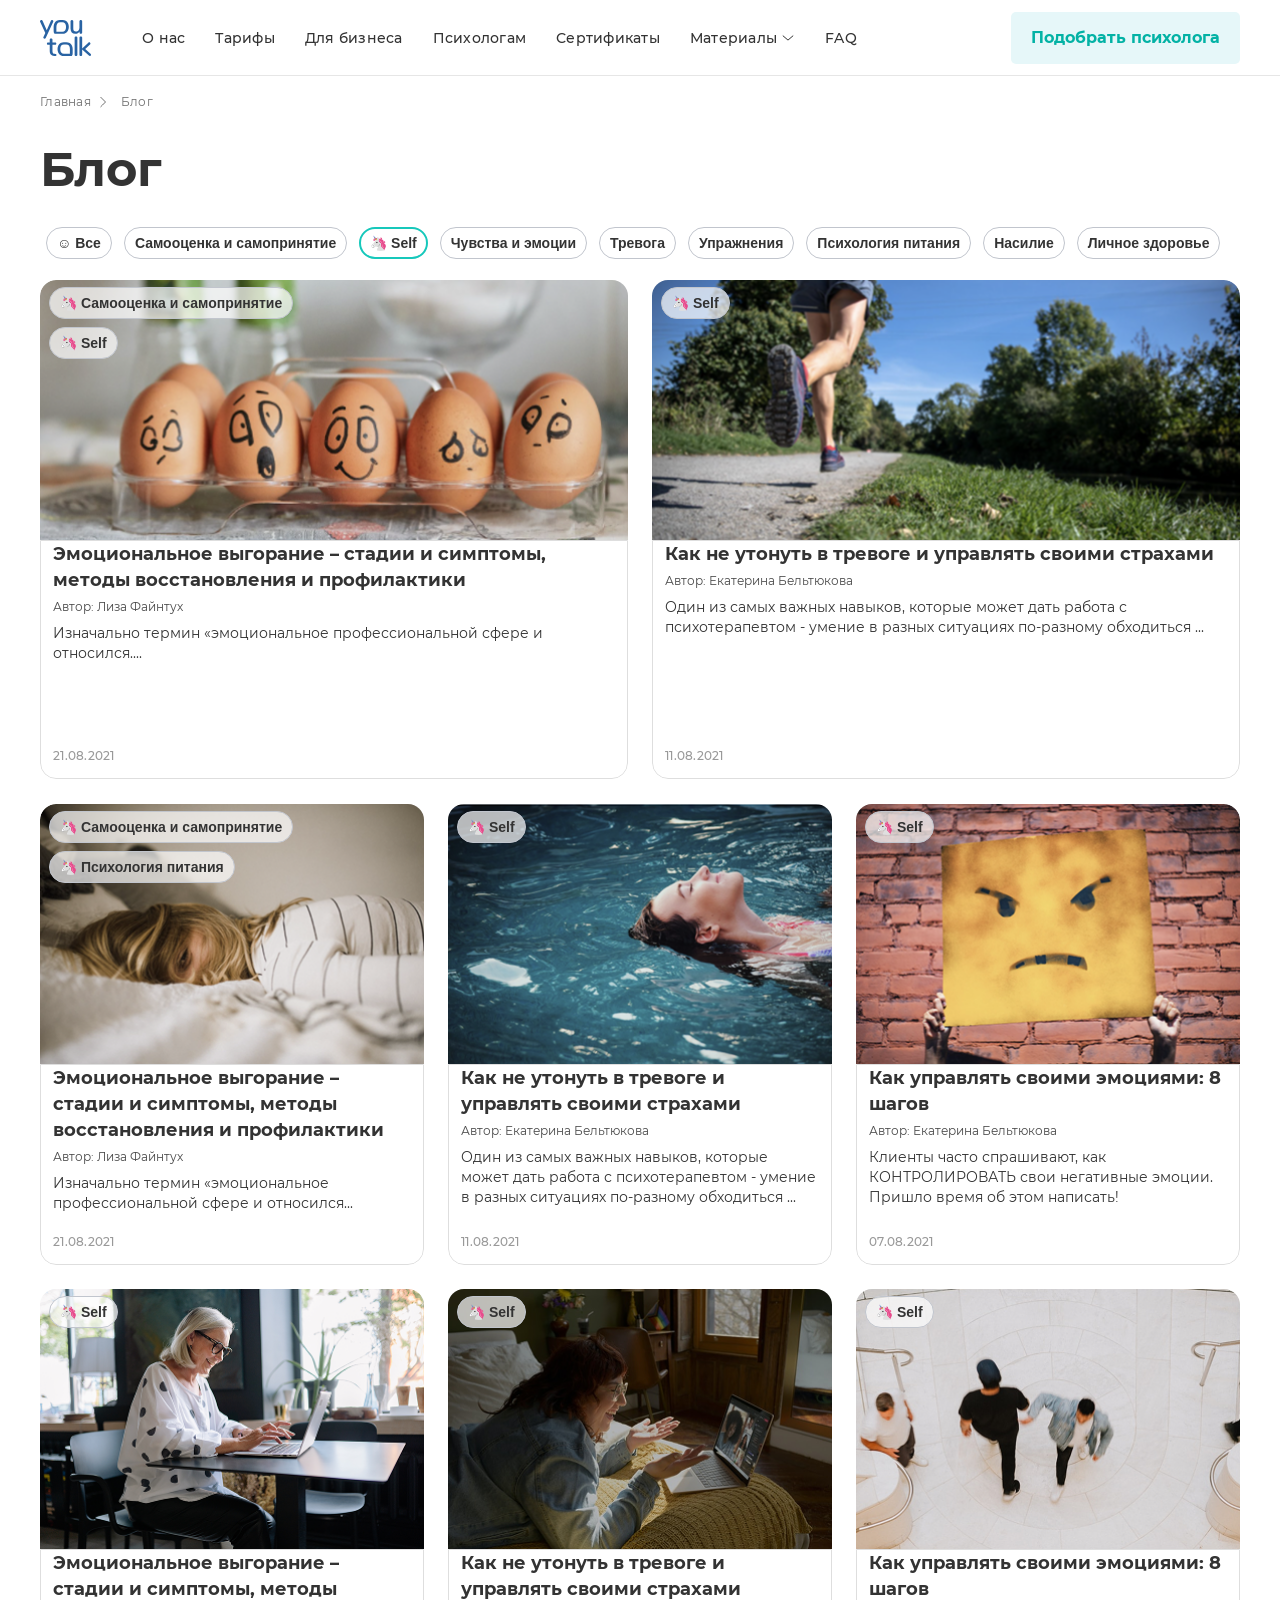
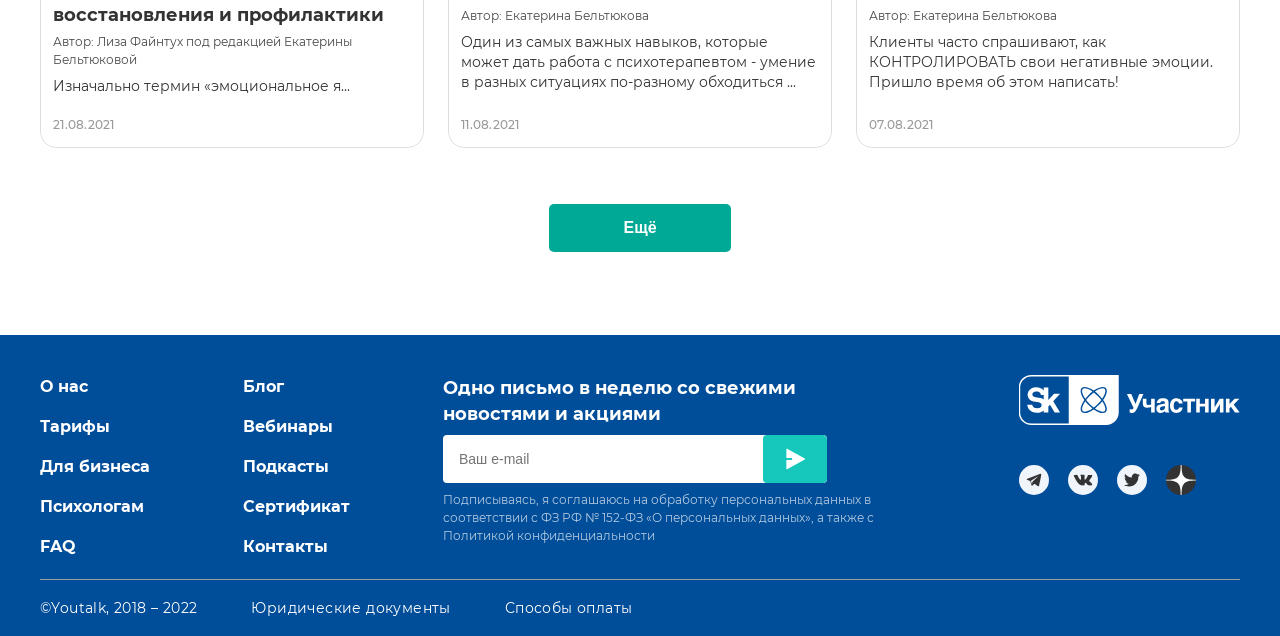
<file: index.html>
<!DOCTYPE html>
<html lang="ru">

<head>
  <meta charset="UTF-8"/>
  <meta content="width=device-width, user-scalable=no, initial-scale=1.0, maximum-scale=1.0, minimum-scale=1.0"
        name="viewport">
  <title>YouTalk</title>
  <link href="./styles/main.css" rel="stylesheet"/>
</head>

<body>
<header class="header">
  <div class="header__inner container">
    <a class="header__logo-link" href="#">
      <img alt="Логотип сайта YouTalk" class="header__logo" src="./images/icons/logo.svg"/>
    </a>
    <nav aria-label="Основная навигация" class="header__nav">
      <ul class="header__nav-list">
        <li class="header__nav-item"><a class="header__nav-link" href="#">О нас</a></li>
        <li class="header__nav-item"><a class="header__nav-link" href="#">Тарифы</a></li>
        <li class="header__nav-item"><a class="header__nav-link" href="#">Для бизнеса</a></li>
        <li class="header__nav-item"><a class="header__nav-link" href="#">Психологам</a></li>
        <li class="header__nav-item"><a class="header__nav-link" href="#">Сертификаты</a></li>
        <li class="header__nav-item">
          <a class="header__nav-link" href="#">
            Материалы
            <img alt="" aria-hidden="true" src="./images/icons/arrow_down.svg"/>
          </a>
        </li>
        <li class="header__nav-item"><a class="header__nav-link" href="#">FAQ</a></li>
      </ul>
    </nav>
    <a class="header__btn" href="#">Подобрать психолога</a>
    <button aria-label="Открыть меню" class="header__burger" type="button">
      <img alt="" aria-hidden="true" height="18" src="./images/icons/burger.svg" width="18"/>
    </button>
  </div>
</header>

<nav aria-label="Хлебные крошки" class="breadcrumb container">
  <a class="breadcrumb__link" href="#">Главная <img alt="" aria-hidden="true" src="./images/icons/arrow.svg"/></a>
  <a class="breadcrumb__link breadcrumb__link--current" href="#">Блог</a>
</nav>

<main class="blog container">
  <h1 class="blog__title">Блог</h1>

  <section aria-label="Фильтр по темам" class="tag-filter">
    <button class="tag-filter__btn" type="button">☺️ Все</button>
    <button class="tag-filter__btn" type="button">Самооценка и самопринятие</button>
    <button class="tag-filter__btn tag-filter__btn--active" type="button">🦄 Self</button>
    <button class="tag-filter__btn" type="button">Чувства и эмоции</button>
    <button class="tag-filter__btn" type="button">Тревога</button>
    <button class="tag-filter__btn" type="button">Упражнения</button>
    <button class="tag-filter__btn" type="button">Психология питания</button>
    <button class="tag-filter__btn" type="button">Насилие</button>
    <button class="tag-filter__btn" type="button">Личное здоровье</button>
  </section>

  <section aria-label="Главные статьи" class="posts-grid posts-grid--two">
    <article class="post-card">
      <img alt="Иллюстрация: яйца с нарисованными эмоциями" class="post-card__img" src="./images/emotions-eggs.png"/>
      <div class="post-card__tags">
        <button class="tag-filter__btn" type="button">🦄 Самооценка и самопринятие</button>
        <button class="tag-filter__btn" type="button">🦄 Self</button>
      </div>
      <div class="post-card__body">
        <h2 class="post-card__title">
          Эмоциональное выгорание – стадии и симптомы, методы восстановления и профилактики
        </h2>
        <p class="post-card__author">Автор: Лиза Файнтух</p>
        <p class="post-card__excerpt">
          Изначально термин «эмоциональное профессиональной сфере и относился....
        </p>
        <p class="post-card__date">21.08.2021</p>
      </div>
    </article>
    <article class="post-card">
      <img alt="Фотография людей, бегущих по дорожке" class="post-card__img" src="./images/running_man.png"/>
      <div class="post-card__tags">
        <button class="tag-filter__btn" type="button">🦄 Self</button>
      </div>
      <div class="post-card__body">
        <h2 class="post-card__title">
          Как не утонуть в тревоге и управлять своими страхами
        </h2>
        <p class="post-card__author">Автор: Екатерина Бельтюкова</p>
        <p class="post-card__excerpt">
          Один из самых важных навыков, которые может дать работа с психотерапевтом - умение в разных ситуациях
          по-разному обходиться ...
        </p>
        <p class="post-card__date">11.08.2021</p>
      </div>
    </article>
  </section>

  <section aria-label="Все статьи" class="posts-grid posts-grid--three">
    <article class="post-card">
      <img alt="Иллюстрация: женщина в постели" class="post-card__img" src="./images/woman_on_the_bed.png"/>
      <div class="post-card__tags">
        <button class="tag-filter__btn" type="button">🦄 Самооценка и самопринятие</button>
        <button class="tag-filter__btn" type="button">🦄 Психология питания</button>
      </div>
      <div class="post-card__body">
        <h2 class="post-card__title">
          Эмоциональное выгорание – стадии и симптомы, методы восстановления и профилактики
        </h2>
        <p class="post-card__author">Автор: Лиза Файнтух</p>
        <p class="post-card__excerpt">
          Изначально термин «эмоциональное профессиональной сфере и относился...
        </p>
        <p class="post-card__date">21.08.2021</p>
      </div>
    </article>
    <article class="post-card">
      <img alt="Фото девушки, лежащей на воде" class="post-card__img" src="./images/woman_in_water.png"/>
      <div class="post-card__tags">
        <button class="tag-filter__btn" type="button">🦄 Self</button>
      </div>
      <div class="post-card__body">
        <h2 class="post-card__title">
          Как не утонуть в тревоге и управлять своими страхами
        </h2>
        <p class="post-card__author">Автор: Екатерина Бельтюкова</p>
        <p class="post-card__excerpt">
          Один из самых важных навыков, которые может дать работа с психотерапевтом - умение в разных ситуациях
          по-разному обходиться ...
        </p>
        <p class="post-card__date">11.08.2021</p>
      </div>
    </article>
    <article class="post-card">
      <img alt="Плакат со злым лицом" class="post-card__img" src="./images/angry_poster.png"/>
      <div class="post-card__tags">
        <button class="tag-filter__btn" type="button">🦄 Self</button>
      </div>
      <div class="post-card__body">
        <h2 class="post-card__title">
          Как управлять своими эмоциями: 8 шагов
        </h2>
        <p class="post-card__author">Автор: Екатерина Бельтюкова</p>
        <p class="post-card__excerpt">
          Клиенты часто спрашивают, как КОНТРОЛИРОВАТЬ свои негативные эмоции. Пришло время об этом написать!
        </p>
        <p class="post-card__date">07.08.2021</p>
      </div>
    </article>
    <article class="post-card">
      <img alt="Женщина сидящая за ноутбуком" class="post-card__img" src="./images/woman_sitting_at_a_computer.png"/>
      <div class="post-card__tags">
        <button class="tag-filter__btn" type="button">🦄 Self</button>
      </div>
      <div class="post-card__body">
        <h2 class="post-card__title">
          Эмоциональное выгорание – стадии и симптомы, методы восстановления и профилактики
        </h2>
        <p class="post-card__author">
          Автор: Лиза Файнтух под редакцией Екатерины Бельтюковой
        </p>
        <p class="post-card__excerpt">
          Изначально термин «эмоциональное я...
        </p>
        <p class="post-card__date">21.08.2021</p>
      </div>
    </article>
    <article class="post-card">
      <img alt="Женщина улыбается и лежит с ноутбуком" class="post-card__img"
           src="./images/woman_is_lying_at_the_computer.png"/>
      <div class="post-card__tags">
        <button class="tag-filter__btn" type="button">🦄 Self</button>
      </div>
      <div class="post-card__body">
        <h2 class="post-card__title">
          Как не утонуть в тревоге и управлять своими страхами
        </h2>
        <p class="post-card__author">Автор: Екатерина Бельтюкова</p>
        <p class="post-card__excerpt">
          Один из самых важных навыков, которые может дать работа с психотерапевтом - умение в разных ситуациях
          по-разному обходиться ...
        </p>
        <p class="post-card__date">11.08.2021</p>
      </div>
    </article>
    <article class="post-card">
      <img alt="Фотография людей, проходящих мимо друг друга" class="post-card__img"
           src="./images/people_pass_by_each_other.png"/>
      <div class="post-card__tags">
        <button class="tag-filter__btn" type="button">🦄 Self</button>
      </div>
      <div class="post-card__body">
        <h2 class="post-card__title">
          Как управлять своими эмоциями: 8 шагов
        </h2>
        <p class="post-card__author">Автор: Екатерина Бельтюкова</p>
        <p class="post-card__excerpt">
          Клиенты часто спрашивают, как КОНТРОЛИРОВАТЬ свои негативные эмоции. Пришло время об этом написать!
        </p>
        <p class="post-card__date">07.08.2021</p>
      </div>
    </article>
  </section>

  <section class="pagination">
    <button class="pagination__btn" type="button">Ещё</button>
  </section>
</main>

<footer class="footer">
  <div class="footer__inner container">
    <div class="footer__top">
      <section class="footer__col" data-section="primary">
        <a class="footer__link" href="#">О нас</a>
        <a class="footer__link" href="#">Тарифы</a>
        <a class="footer__link" href="#">Для бизнеса</a>
        <a class="footer__link" href="#">Психологам</a>
        <a class="footer__link" href="#">FAQ</a>
      </section>
      <section class="footer__col">
        <a class="footer__link" href="#">Блог</a>
        <a class="footer__link" href="#">Вебинары</a>
        <a class="footer__link" href="#">Подкасты</a>
        <a class="footer__link" href="#">Сертификат</a>
        <a class="footer__link" href="#">Контакты</a>
      </section>
      <section class="footer__col footer__col--subscribe">
        <h3 class="footer__subscribe-title">
          Одно письмо в неделю со свежими новостями и акциями
        </h3>
        <form aria-label="Подписка на рассылку" class="footer__form">
          <input aria-label="Введите e-mail" class="footer__email-input" name="email" placeholder="Ваш e-mail"
                 type="email"/>
          <button class="footer__submit-btn" type="submit">
            <img alt="" aria-hidden="true" src="./images/icons/send.svg"/>
          </button>
        </form>
        <p class="footer__disclaimer">
          Подписываясь, я соглашаюсь на обработку персональных данных в соответствии с ФЗ РФ № 152-ФЗ «О персональных
          данных», а также с Политикой конфиденциальности
        </p>
      </section>
      <section class="footer__col footer__col--social">
        <img alt="Skolkovo участник" src="./images/icons/second_logo.svg"/>
        <div class="footer__socials">
          <a href="#"><img alt="Telegram" src="./images/icons/telegram.svg"/></a>
          <a href="#"><img alt="VK" src="./images/icons/vk.svg"/></a>
          <a href="#"><img alt="Twitter" src="./images/icons/twitter.svg"/></a>
          <a href="#"><img alt="Yandex" src="./images/icons/yandex.svg"/></a>
        </div>
      </section>
    </div>
    <hr class="footer__divider"/>
    <div class="footer__bottom">
      <p class="footer__copy">©Youtalk, 2018 – 2022</p>
      <p><a class="footer__bottom-link" href="#">Юридические документы</a></p>
      <p><a class="footer__bottom-link" href="#">Способы оплаты</a></p>
    </div>
  </div>
</footer>
</body>
</html>
</file>
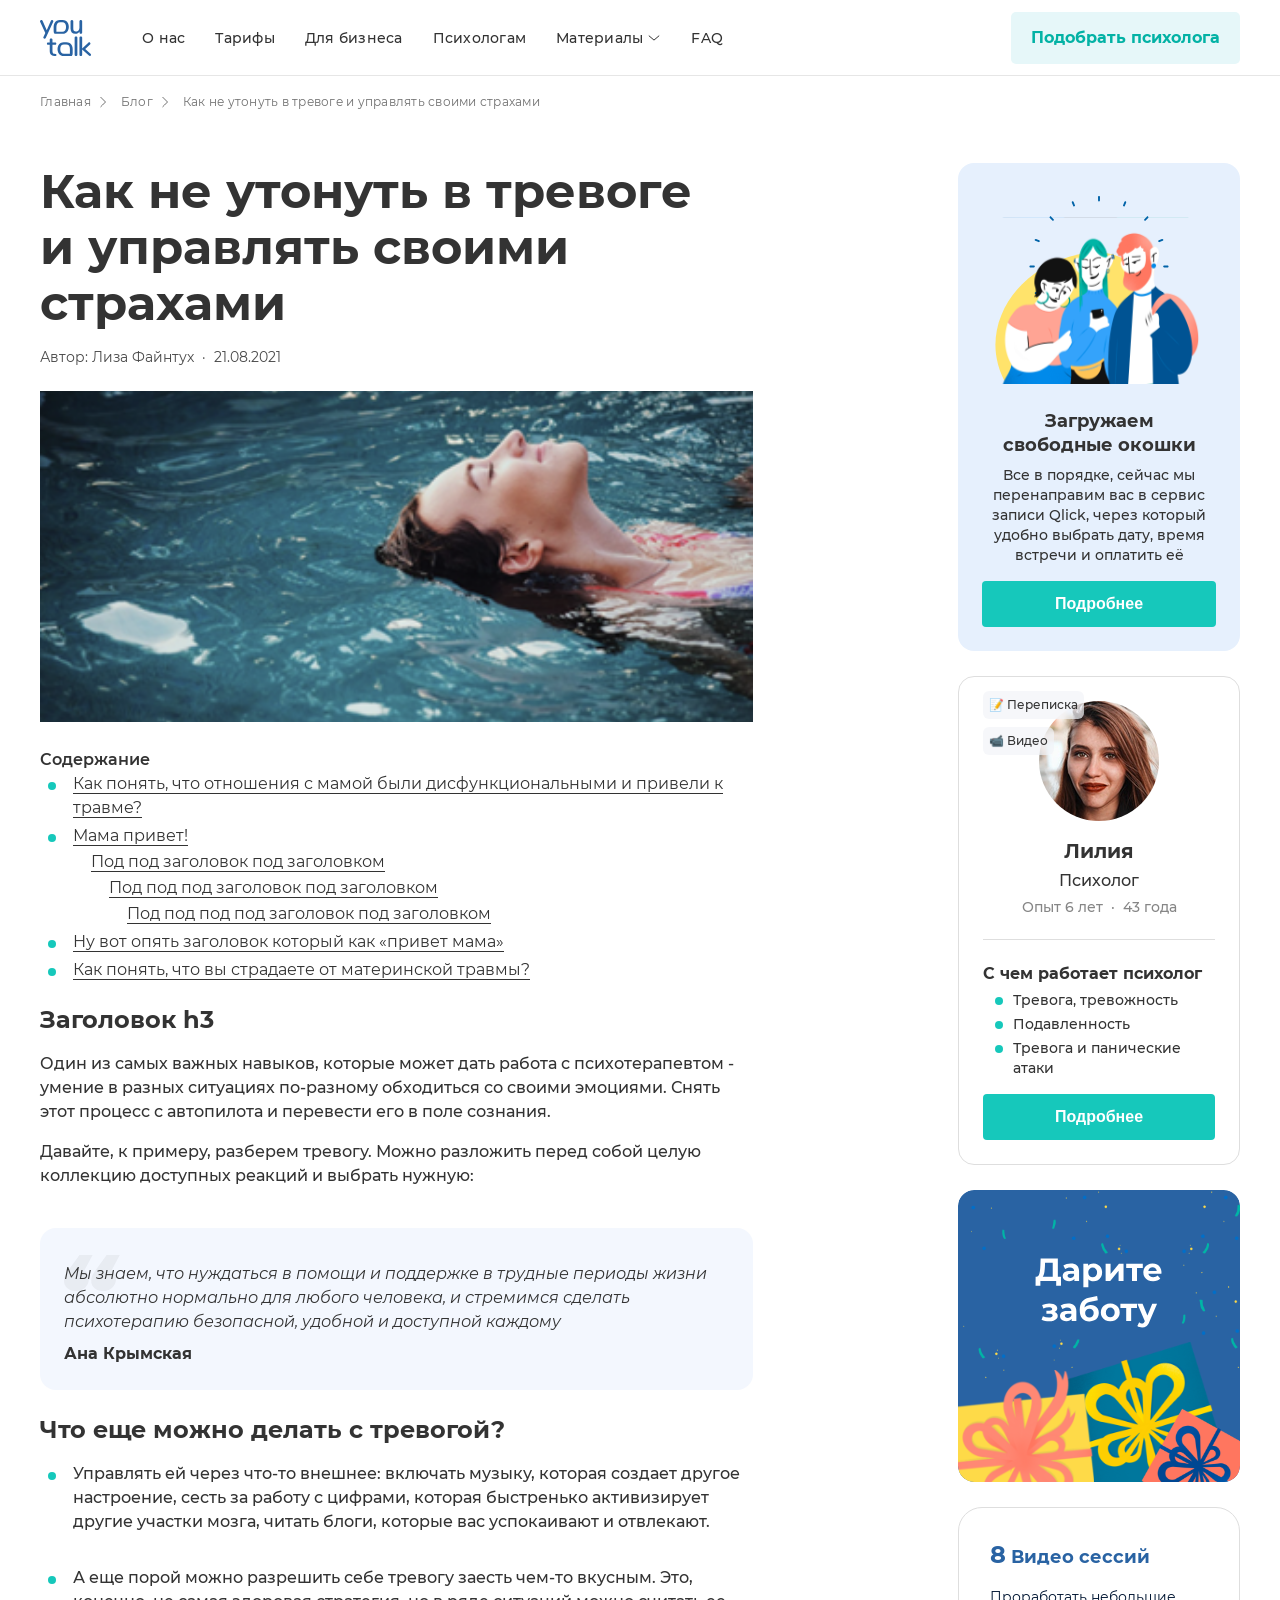
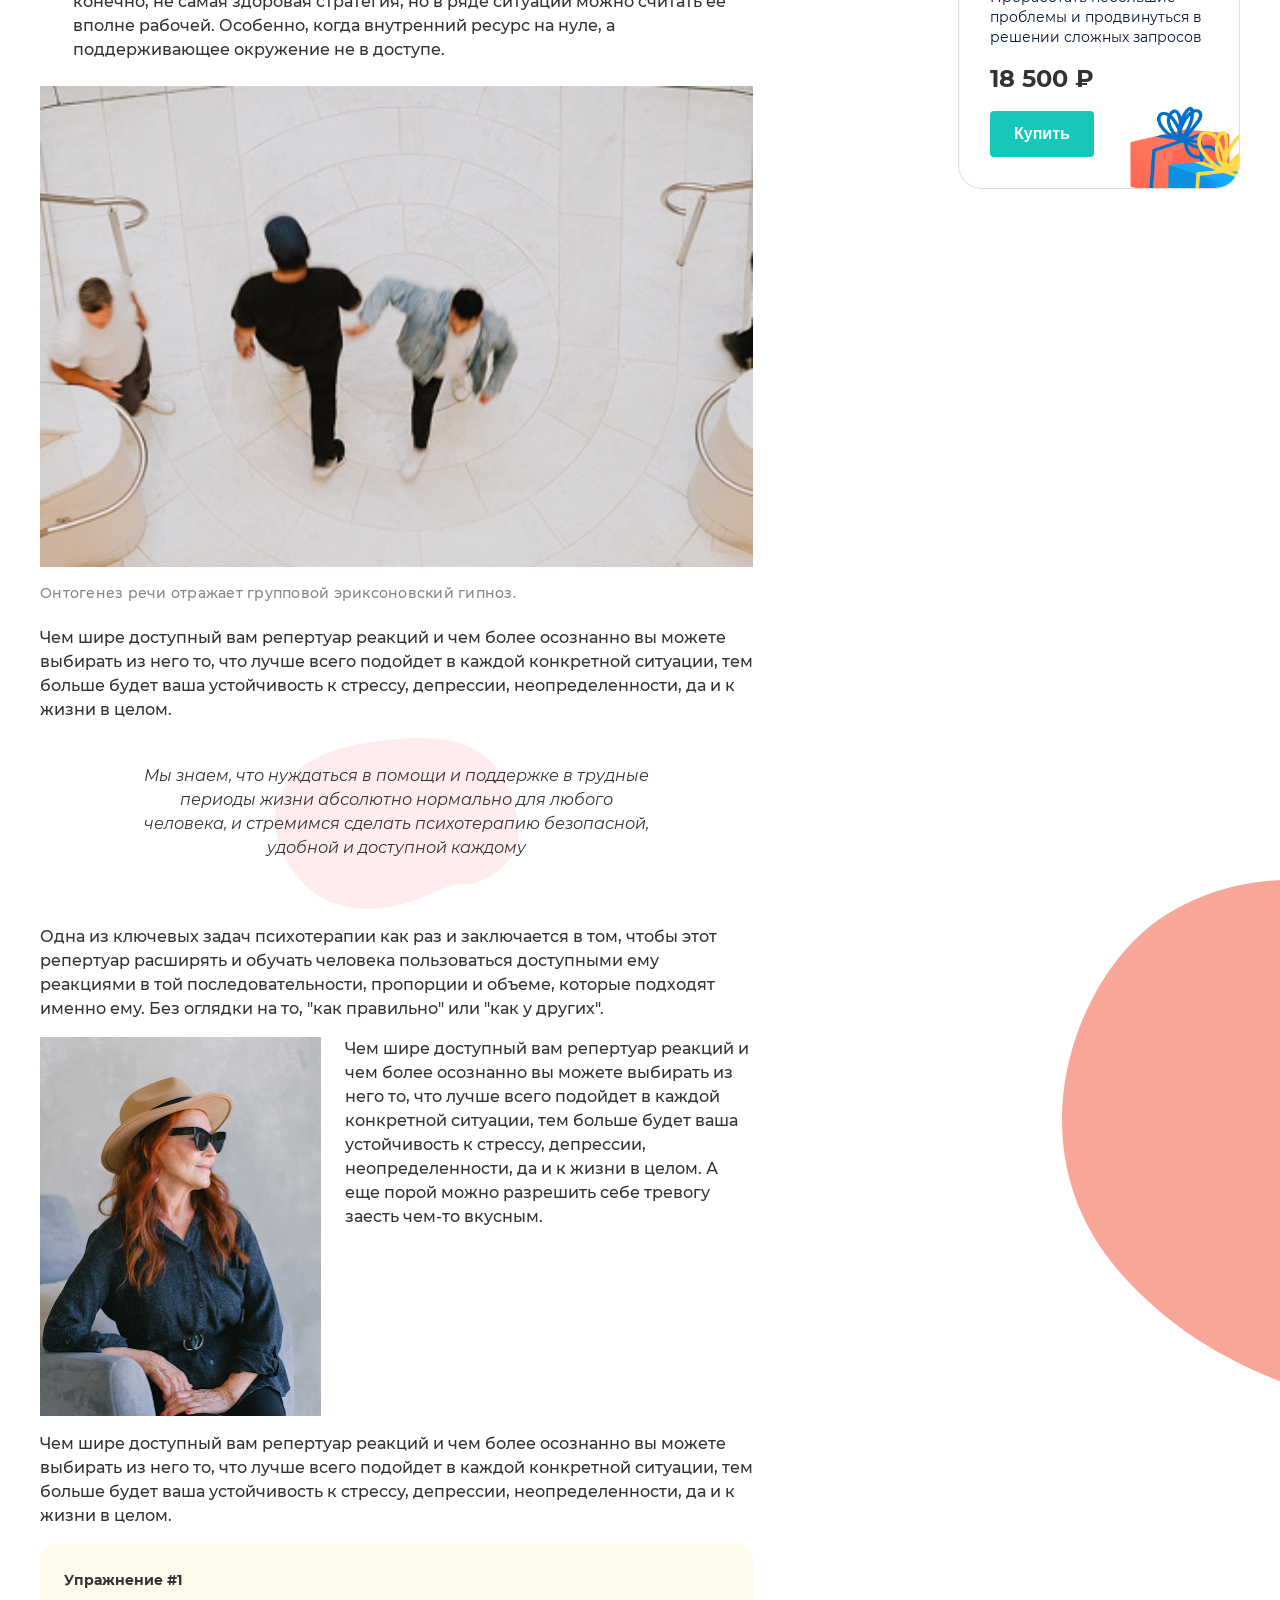
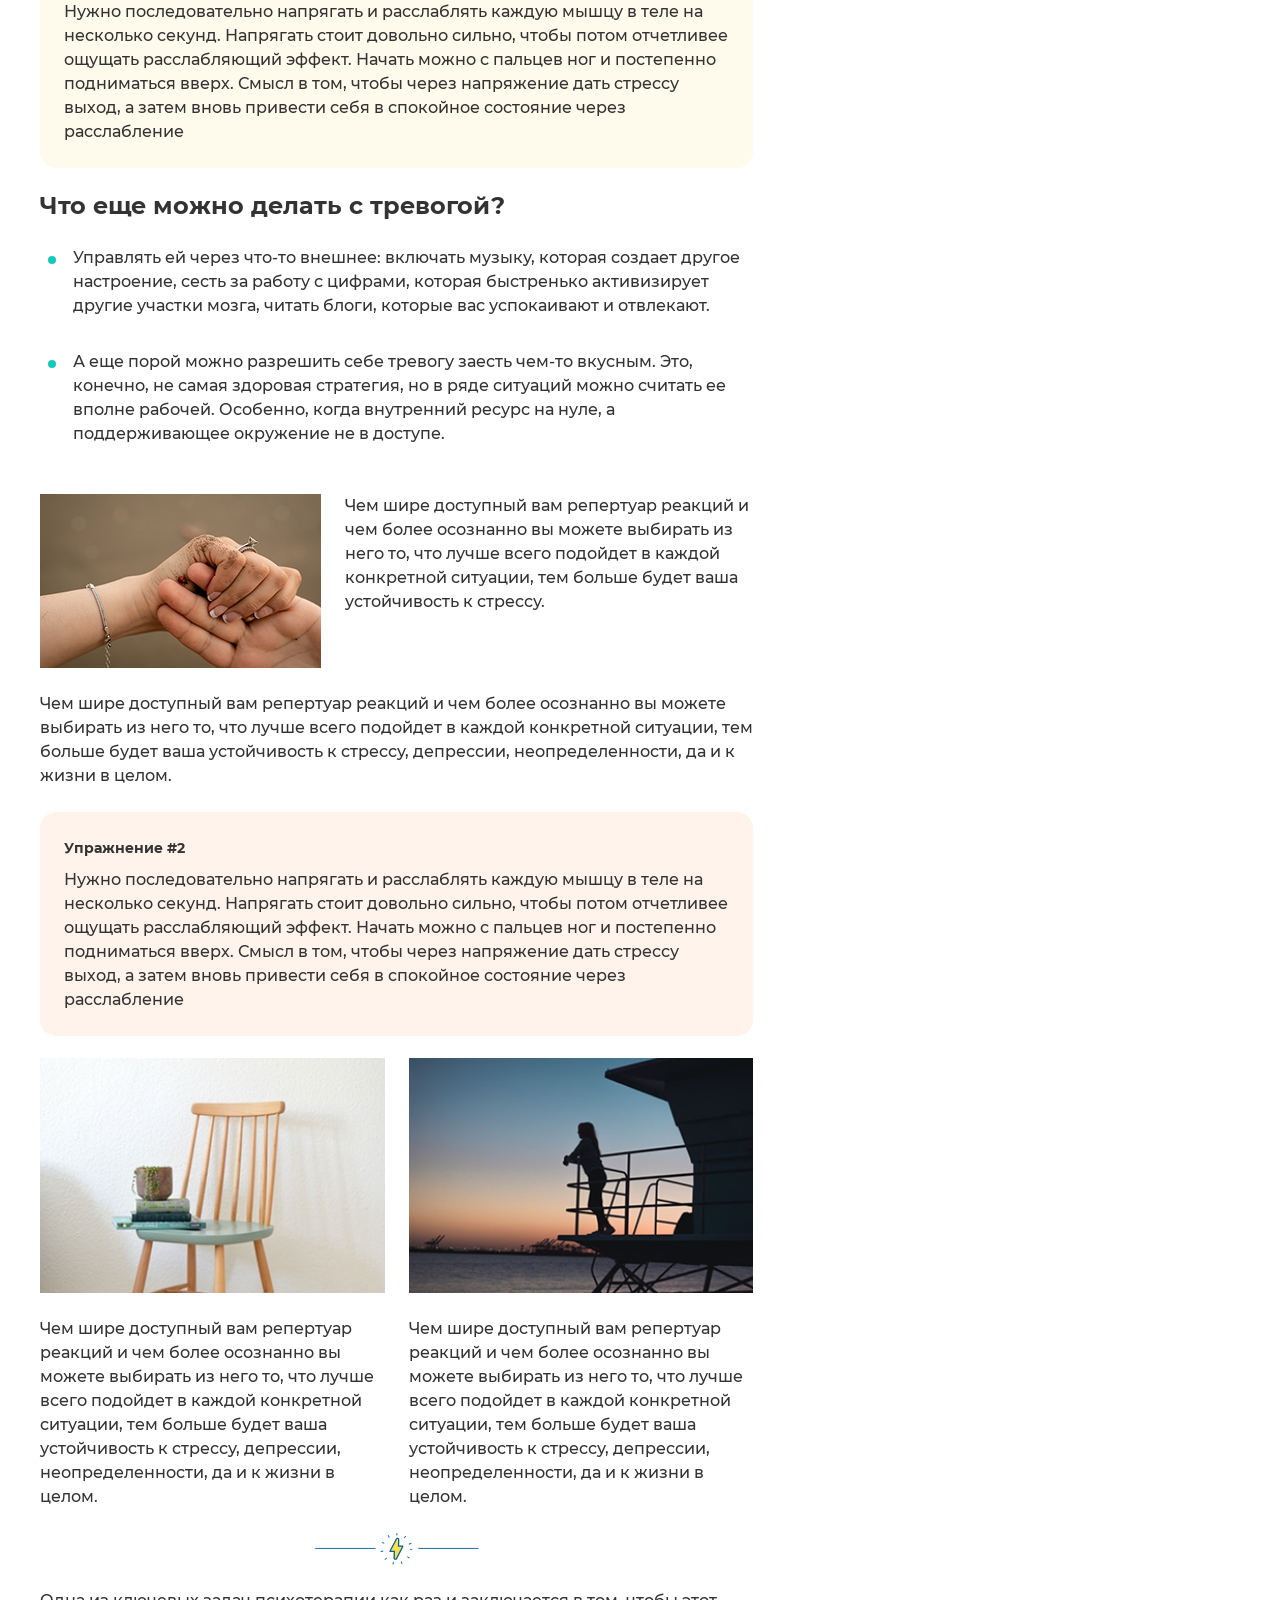
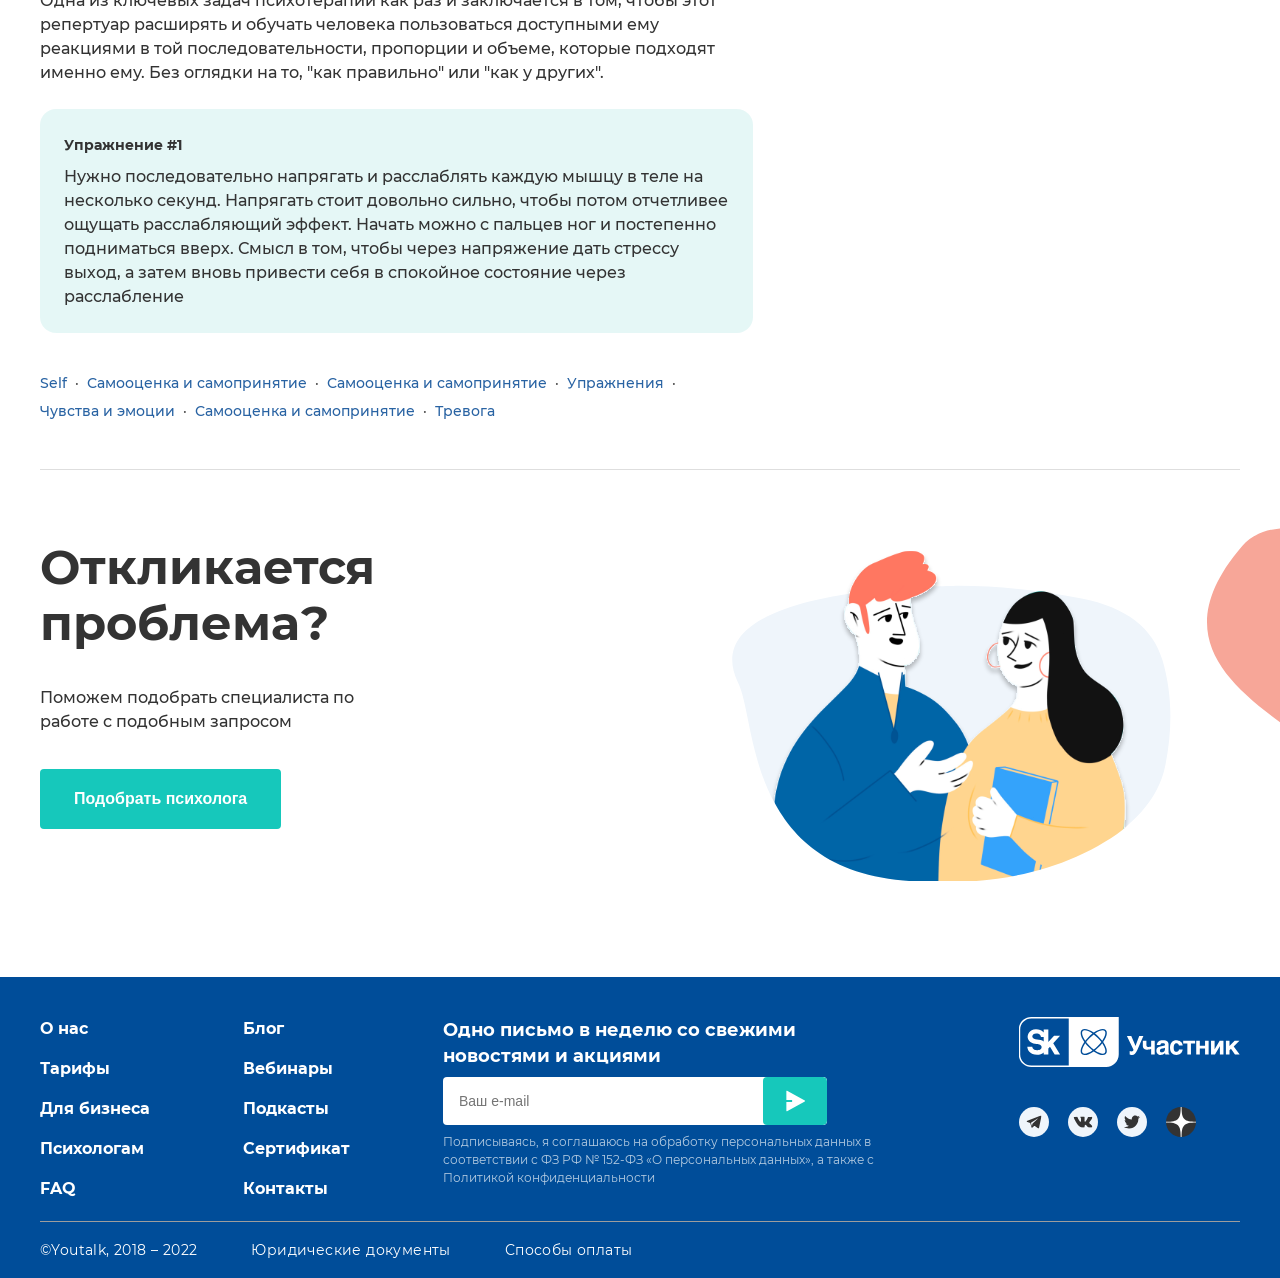
<file: article.html>
<!DOCTYPE html>
<html lang="ru">

<head>
  <meta charset="UTF-8"/>
  <meta content="width=device-width, user-scalable=no, initial-scale=1.0, maximum-scale=1.0, minimum-scale=1.0"
        name="viewport">
  <title>Как не утонуть в тревоге</title>
  <link href="./styles/main.css" rel="stylesheet"/>
</head>

<body>
<header class="header">
  <div class="header__inner container">
    <a class="header__logo-link" href="#">
      <img alt="Логотип сайта YouTalk" class="header__logo" src="./images/icons/logo.svg"/>
    </a>
    <nav aria-label="Основная навигация" class="header__nav">
      <ul class="header__nav-list">
        <li class="header__nav-item"><a class="header__nav-link" href="#">О нас</a></li>
        <li class="header__nav-item"><a class="header__nav-link" href="#">Тарифы</a></li>
        <li class="header__nav-item"><a class="header__nav-link" href="#">Для бизнеса</a></li>
        <li class="header__nav-item"><a class="header__nav-link" href="#">Психологам</a></li>
        <li class="header__nav-item">
          <a class="header__nav-link" href="#">
            Материалы
            <img alt="" aria-hidden="true" src="./images/icons/arrow_down.svg"/>
          </a>
        </li>
        <li class="header__nav-item"><a class="header__nav-link" href="#">FAQ</a></li>
      </ul>
    </nav>
    <a class="header__btn" href="#">Подобрать психолога</a>
    <button aria-label="Открыть меню" class="header__burger" type="button">
      <img alt="" aria-hidden="true" height="18" src="./images/icons/burger.svg" width="18"/>
    </button>
  </div>
</header>

<nav aria-label="Хлебные крошки" class="breadcrumb container">
  <a class="breadcrumb__link" href="#">Главная <img alt="" aria-hidden="true" src="./images/icons/arrow.svg"/></a>
  <a class="breadcrumb__link" href="#">Блог <img alt="" aria-hidden="true" src="./images/icons/arrow.svg"/></a>
  <a class="breadcrumb__link breadcrumb__link--current" href="#">
    Как не утонуть в тревоге и управлять своими страхами
  </a>
</nav>

<main class="article-page container">

  <section class="article">
    <h1 class="article__title">
      Как не утонуть в тревоге и управлять своими страхами
    </h1>
    <div class="article__meta">
      <span>Автор: Лиза Файнтух</span>
      <span>·</span>
      <span>21.08.2021</span>
    </div>
    <img alt="Фото девушки, лежащей на воде" class="article__cover" src="./images/woman_in_water.png"/>

    <nav aria-label="Содержание статьи" class="article__toc">
      <h2 class="article__toc-heading">Содержание</h2>
      <ul class="toc-list">
        <li class="toc-list__item">
          <a class="toc-list__link" href="#">
            Как понять, что отношения с мамой были дисфункциональными и привели к травме?
          </a>
        </li>
        <li class="toc-list__item">
          <a class="toc-list__link" href="#">
            Мама привет!
          </a>
          <ul class="toc-list toc-list--nested">
            <li class="toc-list__item">
              <a class="toc-list__link" href="#">Под под заголовок под заголовком</a>
              <ul class="toc-list toc-list--nested">
                <li class="toc-list__item">
                  <a class="toc-list__link" href="#">Под под под заголовок под заголовком</a>
                  <ul class="toc-list toc-list--nested">
                    <li class="toc-list__item">
                      <a class="toc-list__link" href="#">Под под под под заголовок под заголовком</a>
                    </li>
                  </ul>
                </li>
              </ul>
            </li>
          </ul>
        </li>
        <li class="toc-list__item">
          <a class="toc-list__link" href="#">Ну вот опять заголовок который как «привет мама»</a>
        </li>
        <li class="toc-list__item">
          <a class="toc-list__link" href="#">Как понять, что вы страдаете от материнской травмы?</a>
        </li>
      </ul>
    </nav>

    <section class="article__section">
      <h3 class="article__subheading">Заголовок h3</h3>
      <p class="article__text">
        Один из самых важных навыков, которые может дать работа с психотерапевтом - умение в разных ситуациях по-разному
        обходиться со своими эмоциями. Снять этот процесс с автопилота и перевести его в поле сознания.
      </p>
      <p class="article__text">
        Давайте, к примеру, разберем тревогу. Можно разложить перед собой целую коллекцию доступных реакций и выбрать
        нужную:
      </p>
    </section>

    <blockquote class="article__quote">
      <p class="article__quote-text">
        Мы знаем, что нуждаться в помощи и поддержке в трудные периоды жизни абсолютно нормально для любого человека, и
        стремимся сделать психотерапию безопасной, удобной и доступной каждому
      </p>
      <cite class="article__quote-author">Ана Крымская</cite>
    </blockquote>

    <section class="article__section">
      <h3 class="article__subheading">Что еще можно делать с тревогой?</h3>
      <ul class="article__list">
        <li class="article__list-item">
          Управлять ей через что-то внешнее: включать музыку, которая создает другое настроение, сесть за работу с
          цифрами, которая быстренько активизирует другие участки мозга, читать блоги, которые вас успокаивают и
          отвлекают.
        </li>
        <li class="article__list-item">
          А еще порой можно разрешить себе тревогу заесть чем-то вкусным. Это, конечно, не самая здоровая стратегия, но
          в ряде ситуаций можно считать ее вполне рабочей. Особенно, когда внутренний ресурс на нуле, а поддерживающее
          окружение не в доступе.
        </li>
      </ul>
    </section>

    <figure class="article__figure">
      <img alt="Фотография людей, проходящих мимо друг друга" class="article__figure-img"
           src="./images/people_pass_by_each_other.png"/>
      <figcaption class="article__figure-caption">
        Онтогенез речи отражает групповой эриксоновский гипноз.
      </figcaption>
    </figure>

    <section class="article__section">
      <p class="article__text">
        Чем шире доступный вам репертуар реакций и чем более осознанно вы можете выбирать из него то, что лучше всего
        подойдет в каждой конкретной ситуации, тем больше будет ваша устойчивость к стрессу, депрессии,
        неопределенности, да и к жизни в целом.
      </p>

      <div class="article__pullquote">
        Мы знаем, что нуждаться в помощи и поддержке в трудные периоды жизни абсолютно нормально для любого человека, и
        стремимся сделать психотерапию безопасной, удобной и доступной каждому
      </div>

      <p class="article__text">
        Одна из ключевых задач психотерапии как раз и заключается в том, чтобы этот репертуар расширять и обучать
        человека пользоваться доступными ему реакциями в той последовательности, пропорции и объеме, которые подходят
        именно ему. Без оглядки на то, "как правильно" или "как у других".
      </p>

      <div class="article__two-col">
        <img alt="Женщина в шляпе у кресла" class="article__two-col-img" src="./images/woman_in_a_hat_and_glasses.png"/>
        <p class="article__text">
          Чем шире доступный вам репертуар реакций и чем более осознанно вы можете выбирать из него то, что лучше всего
          подойдет в каждой конкретной ситуации, тем больше будет ваша устойчивость к стрессу, депрессии,
          неопределенности, да и к жизни в целом.
          А еще порой можно разрешить себе тревогу заесть чем-то вкусным.
        </p>
      </div>

      <p class="article__text">
        Чем шире доступный вам репертуар реакций и чем более осознанно вы можете выбирать из него то, что лучше всего
        подойдет в каждой конкретной ситуации, тем больше будет ваша устойчивость к стрессу, депрессии,
        неопределенности, да и к жизни в целом.
      </p>

      <div class="article__exercise article__exercise--yellow">
        <h3 class="article__exercise-title">Упражнение #1</h3>
        <p class="article__exercise-text">
          Нужно последовательно напрягать и расслаблять каждую мышцу в теле на несколько секунд. Напрягать стоит
          довольно сильно, чтобы потом отчетливее ощущать расслабляющий эффект. Начать можно с пальцев ног и постепенно
          подниматься вверх. Смысл в том, чтобы через напряжение дать стрессу выход, а затем вновь привести себя в
          спокойное состояние через расслабление
        </p>
      </div>
    </section>

    <section class="article__section">
      <h3 class="article__subheading">Что еще можно делать с тревогой?</h3>
      <ul class="article__list">
        <li class="article__list-item">
          Управлять ей через что-то внешнее: включать музыку, которая создает другое настроение, сесть за работу с
          цифрами, которая быстренько активизирует другие участки мозга, читать блоги, которые вас успокаивают и
          отвлекают.
        </li>
        <li class="article__list-item">
          А еще порой можно разрешить себе тревогу заесть чем-то вкусным. Это, конечно, не самая здоровая стратегия, но
          в ряде ситуаций можно считать ее вполне рабочей. Особенно, когда внутренний ресурс на нуле, а поддерживающее
          окружение не в доступе.
        </li>
      </ul>

      <div class="article__two-col">
        <img alt="Руки, символизирующие поддержку и контакт" class="article__two-col-img" src="./images/hands.png"/>
        <p class="article__text">
          Чем шире доступный вам репертуар реакций и чем более осознанно вы можете выбирать из него то, что лучше всего
          подойдет в каждой конкретной ситуации, тем больше будет ваша устойчивость к стрессу.
        </p>
      </div>

      <p class="article__text">
        Чем шире доступный вам репертуар реакций и чем более осознанно вы можете выбирать из него то, что лучше всего
        подойдет в каждой конкретной ситуации, тем больше будет ваша устойчивость к стрессу, депрессии,
        неопределенности, да и к жизни в целом.
      </p>

      <div class="article__exercise article__exercise--orange">
        <h3 class="article__exercise-title">Упражнение #2</h3>
        <p class="article__exercise-text">
          Нужно последовательно напрягать и расслаблять каждую мышцу в теле на несколько секунд. Напрягать стоит
          довольно сильно, чтобы потом отчетливее ощущать расслабляющий эффект. Начать можно с пальцев ног и постепенно
          подниматься вверх. Смысл в том, чтобы через напряжение дать стрессу выход, а затем вновь привести себя в
          спокойное состояние через расслабление
        </p>
      </div>
    </section>

    <section class="article__section">
      <div class="article__two-col article__two-col--equal">
        <div class="article__two-col-block">
          <img alt="Стул с книгами и цветочным горшком" class="article__two-col-img"
               src="./images/chair_with_books.png"/>
          <p class="article__text">
            Чем шире доступный вам репертуар реакций и чем более осознанно вы можете выбирать из него то, что лучше
            всего подойдет в каждой конкретной ситуации, тем больше будет ваша устойчивость к стрессу, депрессии,
            неопределенности, да и к жизни в целом.
          </p>
        </div>
        <div class="article__two-col-block">
          <img alt="Фотография девушки у моря" class="article__two-col-img" src="./images/woman_by_the_sea.png"/>
          <p class="article__text">
            Чем шире доступный вам репертуар реакций и чем более осознанно вы можете выбирать из него то, что лучше
            всего подойдет в каждой конкретной ситуации, тем больше будет ваша устойчивость к стрессу, депрессии,
            неопределенности, да и к жизни в целом.
          </p>
        </div>
      </div>

      <hr class="article__hr"/>

      <p class="article__text">
        Одна из ключевых задач психотерапии как раз и заключается в том, чтобы этот репертуар расширять и обучать
        человека пользоваться доступными ему реакциями в той последовательности, пропорции и объеме, которые подходят
        именно ему. Без оглядки на то, "как правильно" или "как у других".
      </p>

      <div class="article__exercise article__exercise--blue">
        <h3 class="article__exercise-title">Упражнение #1</h3>
        <p class="article__exercise-text">
          Нужно последовательно напрягать и расслаблять каждую мышцу в теле на несколько секунд. Напрягать стоит
          довольно сильно, чтобы потом отчетливее ощущать расслабляющий эффект. Начать можно с пальцев ног и постепенно
          подниматься вверх. Смысл в том, чтобы через напряжение дать стрессу выход, а затем вновь привести себя в
          спокойное состояние через расслабление
        </p>
      </div>

      <nav aria-label="Теги статьи" class="article__tags">
        <a class="article__tag-link" href="#">Self</a>
        <a class="article__tag-link" href="#">Самооценка и самопринятие</a>
        <a class="article__tag-link" href="#">Самооценка и самопринятие</a>
        <a class="article__tag-link" href="#">Упражнения</a>
        <a class="article__tag-link" href="#">Чувства и эмоции</a>
        <a class="article__tag-link" href="#">Самооценка и самопринятие</a>
        <a class="article__tag-link" href="#">Тревога</a>
      </nav>
    </section>
  </section>

  <aside class="sidebar">
    <article class="sidebar__card sidebar__card--promo">
      <div class="sidebar__card-inner">
        <img alt="Иллюстрация: три человека смотрят в телефон" class="sidebar__promo-img"
             src="./images/icons/people_looking_at_the_phone.svg"/>
        <div class="sidebar__promo-body">
          <h2 class="sidebar__promo-title">
            Загружаем<br/>свободные окошки
          </h2>
          <p class="sidebar__promo-text">
            Все в порядке, сейчас мы перенаправим вас в сервис записи Qlick, через который удобно выбрать дату, время
            встречи и оплатить её
          </p>
        </div>
        <button class="sidebar__btn sidebar__btn--full" type="button">Подробнее</button>
      </div>
    </article>

    <article class="sidebar__card sidebar__card--psychologist">
      <div class="sidebar__card-inner">
        <div class="psychologist-avatar">
          <img alt="Портрет психолога" class="psychologist-avatar__photo" src="./images/woman.png"/>
          <div class="psychologist-avatar__badges">
            <span class="psychologist-avatar__badge">Переписка</span>
            <span class="psychologist-avatar__badge">Видео</span>
          </div>
        </div>
        <div class="psychologist-info">
          <div class="psychologist-info__name">Лилия</div>
          <div class="psychologist-info__role">Психолог</div>
          <div class="psychologist-info__meta">
            <span>Опыт 6 лет</span>
            <span>·</span>
            <span>43 года</span>
          </div>
          <hr class="psychologist-info__divider"/>
          <div class="psychologist-info__section-title">
            С чем работает психолог
          </div>
          <ul class="psychologist-info__list">
            <li class="psychologist-info__list-item">Тревога, тревожность</li>
            <li class="psychologist-info__list-item">Подавленность</li>
            <li class="psychologist-info__list-item">Тревога и панические атаки</li>
          </ul>
        </div>
        <button class="sidebar__btn sidebar__btn--full" type="button">Подробнее</button>
      </div>
    </article>

    <img alt="Баннер: дарите заботу" class="sidebar__gift-banner" src="./images/icons/card_give_care.svg"/>

    <article class="sidebar__card sidebar__card--tariff">
      <h3 class="sidebar__tariff-heading">
        <span class="sidebar__tariff-count">8</span> Видео сессий
      </h3>
      <p class="sidebar__tariff-desc">
        Проработать небольшие проблемы и продвинуться в решении сложных запросов
      </p>
      <p class="sidebar__tariff-price">18 500 ₽</p>
      <button class="sidebar__btn" type="button">Купить</button>
    </article>
  </aside>

  <section class="cta">
    <div class="cta__content">
      <h2 class="cta__title">Откликается проблема?</h2>
      <p class="cta__text">
        Поможем подобрать специалиста по работе с подобным запросом
      </p>
      <button class="cta__btn" type="button">Подобрать психолога</button>
    </div>
    <img alt="Иллюстрация консультации: люди разговаривают" class="cta__image"
         src="./images/icons/people_communicate.svg"/>
  </section>

</main>

<img alt="" aria-hidden="true" class="page-decor page-decor--top" src="./images/icons/first_object.svg"/>
<img alt="" aria-hidden="true" class="page-decor page-decor--bottom" src="./images/icons/second_object.svg"/>

<footer class="footer">
  <div class="footer__inner container">
    <div class="footer__top">
      <section class="footer__col" data-section="primary">
        <a class="footer__link" href="#">О нас</a>
        <a class="footer__link" href="#">Тарифы</a>
        <a class="footer__link" href="#">Для бизнеса</a>
        <a class="footer__link" href="#">Психологам</a>
        <a class="footer__link" href="#">FAQ</a>
      </section>
      <section class="footer__col">
        <a class="footer__link" href="#">Блог</a>
        <a class="footer__link" href="#">Вебинары</a>
        <a class="footer__link" href="#">Подкасты</a>
        <a class="footer__link" href="#">Сертификат</a>
        <a class="footer__link" href="#">Контакты</a>
      </section>
      <section class="footer__col footer__col--subscribe">
        <h3 class="footer__subscribe-title">
          Одно письмо в неделю со свежими новостями и акциями
        </h3>
        <form aria-label="Подписка на рассылку" class="footer__form">
          <input aria-label="Введите e-mail" class="footer__email-input" name="email" placeholder="Ваш e-mail"
                 type="email"/>
          <button class="footer__submit-btn" type="submit">
            <img alt="" aria-hidden="true" src="./images/icons/send.svg"/>
          </button>
        </form>
        <p class="footer__disclaimer">
          Подписываясь, я соглашаюсь на обработку персональных данных в соответствии с ФЗ РФ № 152-ФЗ «О персональных
          данных», а также с Политикой конфиденциальности
        </p>
      </section>
      <section class="footer__col footer__col--social">
        <img alt="Skolkovo участник" src="./images/icons/second_logo.svg"/>
        <div class="footer__socials">
          <a href="#"><img alt="Telegram" src="./images/icons/telegram.svg"/></a>
          <a href="#"><img alt="VK" src="./images/icons/vk.svg"/></a>
          <a href="#"><img alt="Twitter" src="./images/icons/twitter.svg"/></a>
          <a href="#"><img alt="Yandex" src="./images/icons/yandex.svg"/></a>
        </div>
      </section>
    </div>
    <hr class="footer__divider"/>
    <div class="footer__bottom">
      <p class="footer__copy">©Youtalk, 2018 – 2022</p>
      <p><a class="footer__bottom-link" href="#">Юридические документы</a></p>
      <p><a class="footer__bottom-link" href="#">Способы оплаты</a></p>
    </div>
  </div>
</footer>
</body>

</html>
</file>
<file: styles/main.css>
/* шрифты */
@font-face {
    font-family: "Montserrat";
    src: url("../fonts/Montserrat-Regular.woff2") format("woff2");
    font-weight: 400;
    font-style: normal;
    font-display: swap;
}

@font-face {
    font-family: "Montserrat";
    src: url("../fonts/Montserrat-Medium.woff2") format("woff2");
    font-weight: 500;
    font-style: normal;
    font-display: swap;
}

@font-face {
    font-family: "Montserrat";
    src: url("../fonts/Montserrat-SemiBold.woff2") format("woff2");
    font-weight: 600;
    font-style: normal;
    font-display: swap;
}

@font-face {
    font-family: "Montserrat";
    src: url("../fonts/Montserrat-Bold.woff2") format("woff2");
    font-weight: 700;
    font-style: normal;
    font-display: swap;
}

@font-face {
    font-family: "Montserrat";
    src: url("../fonts/Montserrat-Italic.woff2") format("woff2");
    font-weight: 400;
    font-style: italic;
    font-display: swap;
}

/* базовые стили */
*,
*::before,
*::after {
    box-sizing: border-box;
}

body {
    margin: 0;
    padding: 0;
    font-family: "Montserrat", Arial, sans-serif;
    font-size: 14px;
    font-weight: 500;
    line-height: 20px;
    letter-spacing: 0;
    color: #333333;
    position: relative;
}

.article-page {
    font-size: 16px;
    line-height: 24px;
}

a,
button {
    cursor: pointer;
}

a:focus-visible,
button:focus-visible,
input:focus-visible {
    outline: 3px solid #16c8bb;
    outline-offset: 2px;
}

/* контейнер */
.container {
    width: 100%;
    max-width: 1200px;
    margin: 0 auto;
    padding: 0 32px;
}

/* шапка */
.header {
    width: 100%;
    height: 76px;
    border-bottom: 1px solid #e6e6e6;
    display: flex;
    align-items: center;
}

.header__inner {
    display: grid;
    grid-template-columns: min-content 1fr max-content;
    align-items: center;
    gap: 51px;
}

.header__logo-link {
    display: flex;
}

.header__nav-list {
    list-style: none;
    margin: 0;
    padding: 0;
    display: flex;
    justify-content: flex-start;
    gap: 30px;
}

.header__nav-link {
    font-size: 14px;
    line-height: 114%;
    letter-spacing: 0.25px;
    text-decoration: none;
    color: #333333;
    white-space: nowrap;
    display: inline-flex;
    align-items: center;
    gap: 4px;
}

.header__nav-link:hover {
    text-decoration: underline;
}

.header__btn {
    background-color: #e6f7f9;
    color: #03b2a5;
    border: none;
    padding: 16px 20px;
    border-radius: 5px;
    font-weight: 700;
    font-size: 16px;
    white-space: nowrap;
    justify-self: end;
    transition: background-color 0.2s;
    text-decoration: none;
    display: inline-flex;
    align-items: center;
}

.header__btn:hover {
    background-color: #03b2a5;
    color: #e6f7f9;
}

.header__burger {
    display: none;
    background: none;
    border: none;
    padding: 10px;
    justify-self: end;
    grid-column: -1;
}

/* хлебные крошки */
.breadcrumb {
    display: flex;
    flex-wrap: wrap;
    gap: 10px;
    padding-top: 16px;
    padding-bottom: 16px;
    overflow-x: auto;
}

.breadcrumb__link {
    font-size: 12px;
    font-weight: 400;
    letter-spacing: 0.25px;
    color: rgb(51 51 51 / 70%);
    text-decoration: none;
    white-space: nowrap;
    display: inline-flex;
    align-items: center;
    gap: 4px;
    overflow: hidden;
    text-overflow: ellipsis;
    max-width: 500px;
}

.breadcrumb__link:hover {
    text-decoration: underline;
}

.blog {
    padding-top: 13px;
}

.blog__title {
    font-size: 48px;
    line-height: 56px;
    font-weight: 700;
    margin: 0;
}

.tag-filter {
    display: flex;
    flex-wrap: wrap;
    margin-top: 26px;
}

.tag-filter__btn {
    color: #333;
    background-color: rgba(255, 255, 255, 0.7);
    border: 1px solid #c1c5cd;
    padding: 5px 10px;
    border-radius: 20px;
    font-size: 14px;
    line-height: 20px;
    font-weight: 600;
    letter-spacing: 0;
    white-space: nowrap;
    margin: 4px 6px;
    cursor: pointer;
    box-shadow: 0 0 0 0 transparent;
    transition: box-shadow 0.2s ease, border-color 0.2s ease;
}

.tag-filter__btn:hover {
    outline: none;
    box-shadow: 0 0 0 2px #16c8bb;
}

.tag-filter__btn--active {
    border-color: #16c8bb;
    border-width: 2px;
    padding: 4px 9px;
}

/* сетка статей */
.posts-grid {
    display: grid;
    gap: 24px;
    margin-top: 17px;
    overflow: hidden;
    border-radius: 16px 16px 0 0;
}

.posts-grid--two {
    grid-template-columns: repeat(auto-fill, minmax(400px, 1fr));
    grid-template-rows: 499px;
}

.posts-grid--three {
    margin-top: 25px;
    grid-template-columns: repeat(auto-fill, minmax(300px, 1fr));
}

/* карточка статьи */
.post-card {
    display: grid;
    grid-template-rows: max-content;
    border-radius: 16px;
    overflow: hidden;
    min-width: 0;
    width: 100%;
}

.post-card__img {
    grid-area: 1 / 1 / 2 / -1;
    width: 100%;
    height: 260px;
    object-fit: cover;
    object-position: center;
    min-width: 100%;
}

.post-card__tags {
    grid-area: 1 / 1 / 2 / -1;
    width: min-content;
    margin: 3px;
}

.post-card__body {
    display: grid;
    grid-template-rows: min-content min-content auto min-content;
    grid-area: 2 / 1 / 3 / -1;
    padding: 0 12px;
    border: 1px solid #dedede;
    border-radius: 0 0 16px 16px;
}

.post-card__title {
    font-size: 18px;
    font-weight: 700;
    line-height: 26px;
    margin: 0 0 5px;
}

.post-card__author {
    font-size: 12px;
    line-height: 18px;
    color: #494949;
    margin: 0;
    font-weight: 400;
}

.post-card__excerpt {
    color: #333;
    margin: 7px 0;
    font-weight: 400;

}

.post-card__date {
    font-size: 12px;
    line-height: 18px;
    letter-spacing: 0.25px;
    color: #999999;
    margin: 13px 0;
}

.pagination {
    text-align: center;
    margin-top: 56px;
}

.pagination__btn {
    width: 182px;
    height: 48px;
    font-size: 16px;
    font-weight: 700;
    line-height: 24px;
    background-color: #00a896;
    color: #ffffff;
    border: none;
    border-radius: 5px;
    cursor: pointer;
    transition: background-color 0.2s;
}

.pagination__btn:hover {
    background-color: #017a6d;
}

.article-page {
    display: grid;
    grid-template-columns: 1fr 282px;
    column-gap: clamp(24px, 16vw, 228px);
    row-gap: 48px;
    padding: 13px 33px;
    margin-top: 22px;
}

.article {
    min-width: 0;
}

.article__title {
    font-size: 48px;
    line-height: 56px;
    font-weight: 700;
    margin: 0;
    max-width: 690px;
}

.article__meta {
    display: flex;
    gap: 8px;
    margin: 16px 0 24px;
    font-size: 14px;
    line-height: 20px;
    font-weight: 400;
    color: #494949;
}

.article__cover {
    width: 100%;
    height: 331px;
    object-fit: cover;
    object-position: center;
}

.article__toc {
    margin-top: 19px;
}

.article__toc-heading {
    font-size: 16px;
    line-height: 24px;
    font-weight: 600;
    margin: 0;
}

.toc-list {
    list-style: none;
    margin: 0 0 22px;
    padding: 0;
    display: flex;
    flex-direction: column;
    gap: 4px;
}

.toc-list--nested {
    margin: 2px 0 0;
    padding-left: 18px;
}

.toc-list--nested .toc-list__item {
    padding-left: 0;
}

.toc-list--nested .toc-list__item::before {
    display: none;
}

.toc-list__item {
    position: relative;
    padding-left: 33px;
}

.toc-list__item::before {
    content: "";
    position: absolute;
    left: 8px;
    top: 10px;
    width: 8px;
    height: 8px;
    border-radius: 50%;
    background-color: #16c8bb;
}

.toc-list__link {
    font-size: 16px;
    line-height: 24px;
    font-weight: 400;
    color: #333333;
    text-decoration: underline;
    text-underline-offset: 4px;
}

.toc-list__link:hover {
    color: #16c8bb;
}

.article__section {
    display: flex;
    flex-direction: column;
    gap: 16px;
}

.article__section + .article__section {
    margin-top: 22px;
    gap: 24px;
}

.article__subheading {
    font-size: 24px;
    line-height: 32px;
    font-weight: 700;
    margin: 0;
}

.article__text {
    margin: 0;
    font-size: 16px;
    line-height: 24px;
}

.article__list {
    list-style: none;
    margin: 0;
    padding: 0;
    display: flex;
    flex-direction: column;
    gap: 8px;
}

.article__list-item {
    position: relative;
    padding-left: 33px;
    padding-bottom: 24px;
}

.article__list-item::before {
    content: "";
    position: absolute;
    left: 8px;
    top: 10px;
    width: 8px;
    height: 8px;
    border-radius: 50%;
    background-color: #16c8bb;
}

.article__quote {
    border-radius: 16px;
    padding: 34px 24px 24px;
    margin: 40px 0 24px;
    background: #f3f7fe url("../images/icons/quotes.svg") no-repeat 24px 27px;
}

.article__quote-text {
    margin: 0;
    font-style: italic;
}

.article__quote-author {
    display: block;
    margin-top: 8px;
    font-weight: 700;
    font-style: normal;
}

.article__pullquote {
    background-image: url("../images/icons/background.svg");
    background-repeat: no-repeat;
    background-size: contain;
    background-position: center;
    padding: 26px 102px 49px;
    font-style: italic;
    text-align: center;
}

.article__figure {
    margin: 0;
}

.article__figure-img {
    width: 100%;
    object-fit: cover;
    object-position: center;
}

.article__figure-caption {
    margin: 10px 0 24px;
    font-size: 14px;
    line-height: 130%;
    letter-spacing: 0.25px;
    color: #868686;
}

.article__two-col {
    display: grid;
    grid-template-columns: 281px 1fr;
    gap: 24px;
    align-items: start;
}

.article__two-col > img,
.article__two-col-img {
    width: 100%;
    height: auto;
    object-fit: cover;
    object-position: center;
    display: block;
}

.article__two-col--equal {
    grid-template-columns: repeat(2, 1fr);
}

.article__two-col-block {
    display: flex;
    flex-direction: column;
    gap: 24px;
}

.article__two-col-block img {
    width: 100%;
    height: 235px;
    object-fit: cover;
}

.article__hr {
    background-image: url("../images/icons/separator.svg");
    background-repeat: no-repeat;
    background-size: contain;
    background-position: center;
    height: 32px;
    border: none;
    margin: 0;
}

.article__exercise {
    border-radius: 16px;
    padding: 24px;
    display: flex;
    flex-direction: column;
    gap: 8px;
}

.article__exercise--yellow {
    background-color: #fefaec;
}

.article__exercise--orange {
    background-color: #fff3eb;
}

.article__exercise--blue {
    background-color: rgba(3, 178, 165, 0.1);
}

.article__exercise-title {
    font-size: 14px;
    line-height: 24px;
    font-weight: 700;
    margin: 0;
}

.article__exercise-text {
    margin: 0;
    color: #333333;
}

.article__tags {
    display: flex;
    flex-wrap: wrap;
    gap: 8px;
    margin-top: 16px;
}

.article__tag-link {
    font-size: 14px;
    line-height: 20px;
    color: #2963a3;
    text-decoration: none;
}

.article__tag-link:not(:last-child)::after {
    content: "\00B7";
    margin-left: 8px;
    color: #494949;
}

.article__tag-link:hover {
    text-decoration: underline;
}

.sidebar {
    display: flex;
    flex-direction: column;
    gap: 25px;
    min-width: 0;
}

.sidebar__card {
    border-radius: 16px;
    overflow: hidden;
}

.sidebar__card-inner {
    display: flex;
    flex-direction: column;
    gap: 16px;
    padding: 24px;
    text-align: center;
}

.sidebar__card--promo {
    background-color: #e6f0fd;
}

.sidebar__promo-img {
    width: 100%;
    max-width: 257px;
    height: 206px;
    object-fit: contain;
    object-position: center;
}

.sidebar__promo-body {
    display: flex;
    flex-direction: column;
    gap: 8px;
}

.sidebar__promo-title {
    font-size: 18px;
    line-height: 24px;
    font-weight: 700;
    margin: 0;
}

.sidebar__promo-text {
    font-size: 14px;
    line-height: 20px;
    margin: 0;
}

.sidebar__card--psychologist {
    border: 1px solid #dedede;
    background-color: #ffffff;
}

.psychologist-avatar {
    position: relative;
    height: 120px;
    display: flex;
    justify-content: center;
}

.psychologist-avatar__photo {
    width: 120px;
    height: 120px;
    border-radius: 50%;
    object-fit: cover;
}

.psychologist-avatar__badges {
    position: absolute;
    top: -10px;
    left: 0;
    display: flex;
    flex-direction: column;
    gap: 8px;
}

.psychologist-avatar__badge {
    font-size: 12px;
    font-weight: 500;
    color: #333333;
    background-color: rgba(243, 244, 248, 0.7);
    border-radius: 6px;
    padding: 2px 6px;
    width: max-content;
}

.psychologist-avatar__badge:first-child::before {
    content: "📝 ";
}

.psychologist-avatar__badge:last-child::before {
    content: "📹 ";
}

.psychologist-info {
    display: flex;
    flex-direction: column;
    align-items: center;
    gap: 4px;
    width: 100%;
    text-align: center;
}

.psychologist-info__name {
    font-size: 20px;
    line-height: 28px;
    font-weight: 700;
    color: #333333;
}

.psychologist-info__role {
    font-size: 16px;
    color: #333333;
}

.psychologist-info__meta {
    font-size: 14px;
    line-height: 20px;
    color: #868686;
    display: flex;
    gap: 8px;
}

.psychologist-info__divider {
    width: 100%;
    border: none;
    border-top: 1px solid #dedede;
    margin: 18px 0;
}

.psychologist-info__section-title {
    font-weight: 700;
    width: 100%;
    text-align: left;
}

.psychologist-info__list {
    list-style: none;
    margin: 0;
    padding: 0 0 0 10px;
    text-align: left;
    width: 100%;
    display: flex;
    flex-direction: column;
    gap: 4px;
}

.psychologist-info__list-item {
    position: relative;
    padding-left: 20px;
    font-size: 14px;
    line-height: 20px;
    color: #333333;
}

.psychologist-info__list-item::before {
    content: "";
    position: absolute;
    left: 2px;
    top: 7px;
    width: 8px;
    height: 8px;
    border-radius: 50%;
    background-color: #16c8bb;
}

.sidebar__gift-banner {
    width: 100%;
    height: 292px;
    border-radius: 16px;
    object-fit: cover;
}

.sidebar__card--tariff {
    border: 1px solid #dedede;
    border-radius: 24px;
    padding: 31px;
    display: flex;
    flex-direction: column;
    gap: 16px;
    background: url("../images/icons/present.svg") no-repeat bottom right;
}

.sidebar__tariff-heading {
    font-size: 18px;
    line-height: 26px;
    font-weight: 700;
    color: #2963a3;
    margin: 0;
}

.sidebar__tariff-count {
    font-size: 24px;
    line-height: 32px;
}

.sidebar__tariff-desc {
    font-size: 14px;
    font-weight: 400;
    line-height: 20px;
    color: #011632;
    margin: 0;
}

.sidebar__tariff-price {
    font-size: 24px;
    line-height: 32px;
    font-weight: 700;
    color: #333;
    margin: 0;
}

.sidebar__btn {
    background-color: #16c8bb;
    color: #ffffff;
    border: none;
    padding: 14px 24px;
    border-radius: 4px;
    font-size: 16px;
    font-weight: 700;
    width: max-content;
    cursor: pointer;
    transition: background-color 0.2s;
}

.sidebar__btn--full {
    width: 100%;
}

.sidebar__btn:hover {
    background-color: #13a89e;
}

.page-decor {
    position: absolute;
    right: 0;
    pointer-events: none;
    z-index: -1;
}

.page-decor--top {
    top: 2480px;
}

.page-decor--bottom {
    top: auto;
    bottom: 510px;
}

.cta {
    grid-column: 1 / -1;
    border-top: 1px solid #dedede;
    display: flex;
    justify-content: space-between;
    align-items: center;
    padding-top: 17px;
}

.cta__content {
    max-width: 349px;
    display: flex;
    flex-direction: column;
    gap: 35px;
}

.cta__title {
    font-size: 48px;
    line-height: 56px;
    font-weight: 700;
    margin: 0;
}

.cta__text {
    margin: 0;
}

.cta__btn {
    font-size: 16px;
    padding: 21px 34px;
    background-color: #16c8bb;
    border: none;
    border-radius: 4px;
    color: #ffffff;
    font-weight: 700;
    width: max-content;
    cursor: pointer;
    transition: background-color 0.2s;
}

.cta__btn:hover {
    background-color: #14afa4;
}

.cta__image {
    width: 578px;
    height: 394px;
    object-fit: scale-down;
    object-position: bottom;
}

/* футер */
.footer {
    background-color: #004d99;
    color: #ffffff;
    padding: 40px 33px 0;
    margin-top: 83px;
    text-align: center;
    width: 100%;
}

.footer__inner {
    overflow: hidden;
}

.footer__top {
    display: flex;
    flex-wrap: wrap;
    justify-content: space-between;
    gap: 93px;
    margin-bottom: 20px;
}

.footer__col {
    display: flex;
    flex-direction: column;
    gap: 16px;
}

.footer__link {
    font-size: 16px;
    font-weight: 700;
    line-height: 24px;
    color: #ffffff;
    text-decoration: none;
    white-space: nowrap;
    text-align: left;
}

.footer__link:hover {
    text-decoration: underline;
}

.footer__col--subscribe {
    gap: 8px;
    flex: 384px;
}

.footer__subscribe-title {
    max-width: 356px;
    font-size: 18px;
    font-weight: 700;
    line-height: 26px;
    margin: 0;
    text-align: left;
}

.footer__form {
    display: flex;
    align-items: center;
    background: #ffffff;
    border-radius: 4px;
    overflow: hidden;
    width: 384px;
}

.footer__email-input {
    flex: 320px 0 0;
    border: none;
    outline: none;
    padding: 4px 16px;
    font-size: 14px;
    line-height: 20px;
    color: #9d9d9d;
    background: transparent;
    min-width: 0;
    height: 100%;
    font-weight: 400;
}

.footer__submit-btn {
    background-color: #16c8bb;
    color: #ffffff;
    border: none;
    padding: 12px 20px;
    border-radius: 4px;
    display: flex;
    align-items: center;
    cursor: pointer;
    transition: background-color 0.2s;
}

.footer__submit-btn:hover {
    background-color: #11988e;
}

.footer__submit-btn img {
    width: 24px;
    height: 24px;
}

.footer__disclaimer {
    font-size: 12px;
    line-height: 18px;
    color: #ffffff;
    text-align: left;
    margin: 0;
    max-width: 486px;
    opacity: 0.7;
    font-weight: 400;
}

.footer__col--social {
    gap: 40px;
}

.footer__socials {
    display: flex;
    gap: 19px;
}

.footer__socials a:hover {
    opacity: 0.8;
}

.footer__socials img {
    width: 30px;
    height: 30px;
}

.footer__divider {
    border: none;
    border-top: 1px solid #9d9d9d;
    margin: 0;
}

.footer__bottom {
    display: flex;
    gap: 54px;
    align-items: center;
    padding: 4px 0;
    white-space: nowrap;
    font-weight: 400;
    letter-spacing: 0.4px;
}

.footer__copy {
    font-size: 14px;
    line-height: 20px;
    color: #ffffff;
    margin: 0;
}

.footer__bottom-link {
    font-size: 14px;
    font-weight: 400;
    line-height: 20px;
    color: #ffffff;
    text-decoration: none;
}

.footer__bottom-link:hover {
    text-decoration: underline;
}

/* адаптив */
@media (min-width: 1264px) {
    .container {
        padding-inline: 0;
    }

    .footer {
        padding-inline: 0;
    }
}

@media (max-width: 1024px) {
    .header__inner {
        gap: 32px;
    }

    .header__nav-list {
        justify-content: center;
        gap: 16px;
    }

    .blog {
        padding-top: 22px;
    }

    .posts-grid--three .post-card__img {
        height: 206px;
    }

    .posts-grid--three .post-card__date {
        margin: 0 0 16px;
    }

    .pagination {
        margin-top: 37px;
    }

    .article-page {
        padding-top: 13px;
        grid-template-columns: 1fr 221px;
        column-gap: 24px;
    }

    .article__cover {
        margin-top: 16px;
    }

    .article__section + .article__section {
        margin-top: 6px;
    }

    .article__quote {
        margin-top: 24px;
    }

    .toc-list {
        margin-bottom: 0;
    }

    .toc-list__link {
        font-size: 16px;
        line-height: 24px;
    }

    .toc-list--nested {
        display: none;
    }

    .toc-list > .toc-list__item:nth-child(2),
    .toc-list > .toc-list__item:nth-child(3) {
        display: none;
    }

    .article__tags {
        display: none;
    }

    .sidebar__promo-img {
        width: 175px;
        height: 146px;
    }

    .sidebar__card--promo .sidebar__card-inner {
        padding: 24px 20px;
    }

    .sidebar__card--psychologist .sidebar__card-inner {
        padding: 24px;
    }

    .psychologist-info__list {
        padding-left: 23px;
    }

    .sidebar__card--tariff {
        padding: 23px;
    }

    .cta {
        display: none;
    }

    .page-decor {
        display: none;
    }

    .footer {
        margin-top: 56px;
        padding: 40px 25px 0 38px;
    }

    .footer__inner {
        padding: 0;
    }

    .footer__top {
        gap: 25px;
    }
}

@media (max-width: 970px) {
    .header__nav {
        display: none;
    }

    .header__inner {
        padding-inline: 19px;
    }

    .header__btn {
        display: none;
    }

    .header__burger {
        display: inline-block;
    }
}

@media (max-width: 768px) {
    .breadcrumb {
        padding-inline: 22px;
    }

    .blog {
        padding-inline: 21px;
    }

    .posts-grid--two {
        grid-template-columns: 1fr;
        grid-template-rows: 599px;
    }

    .posts-grid--two .post-card__excerpt {
        margin: 10px 0 30px;
    }

    .post-card__img {
        height: 404px;
    }

    .posts-grid--three .post-card__date {
        margin: 8px 0 16px;
    }

    .pagination {
        margin-top: 45px;
    }

    .article-page {
        padding-inline: 21px;
        grid-template-columns: 1fr;
    }

    .sidebar {
        display: grid;
        grid-template-columns: repeat(2, 1fr);
        gap: 36px 16px;
    }

    .sidebar__gift-banner {
        height: 240px;
    }

    .sidebar__card--tariff {
        padding: 8px 23px;
    }

    .sidebar__promo-img {
        width: 100%;
        height: 206px;
        object-fit: contain;
        object-position: center;
    }

    .footer {
        margin-top: 43px;
        padding: 36px 25px 14px 20px;
    }

    .footer__inner {
        padding: 0;
    }

    .footer__top {
        gap: 26px 31px;
    }
}

@media (max-width: 566px) {
    .sidebar,
    .article__two-col,
    .article__two-col--equal {
        grid-template-columns: 1fr;
    }
}

@media (max-width: 431px) {
    .footer__form {
        width: 100%;
    }

    .footer__email-input {
        flex: 1 1 auto;
    }
}

@media (max-width: 414px) {
    .header {
        height: 72px;
    }

    .header__logo {
        width: 48px;
        height: 34px;
        margin-inline-start: 4px;
    }

    .blog__title {
        font-size: 32px;
        line-height: 40px;
    }

    .blog {
        padding: 13px 19px;
    }

    .tag-filter {
        flex-wrap: nowrap;
        overflow-x: auto;
        margin-top: 22px;
    }

    .posts-grid--two {
        margin-top: 8px;
        grid-template-rows: 466px;
        gap: 16px;
    }

    .post-card__img {
        height: 206px;
    }

    .posts-grid--three {
        margin-top: 18px;
        gap: 15px;
    }

    .posts-grid--three .post-card__excerpt {
        margin: 7px 0 55px;
    }

    .pagination {
        margin-top: 12px;
    }

    .article-page {
        padding: 13px 19px;
        margin-top: 0;
        gap: 19px;
    }

    .article__title {
        font-size: 32px;
        line-height: 40px;
    }

    .article__meta {
        margin: 15px 0;
    }

    .article__cover {
        margin-top: 8px;
        height: 209px;
    }

    .article__section + .article__section {
        margin-top: 27px;
    }

    .article__quote {
        padding: 17px;
        background-position: 15px 15px;
        background-size: 33px;
    }

    .article__pullquote {
        padding: 40px 0 0;
    }

    .article__two-col > img,
    .article__two-col-img {
        height: auto;
        width: 100%;
        object-fit: cover;
    }

    .article__two-col {
        gap: 16px;
    }

    .article__exercise {
        padding: 17px;
    }

    .sidebar__card--promo .sidebar__card-inner {
        padding: 33px;
    }

    .sidebar__card--tariff {
        padding: 22px;
    }

    .footer {
        margin-top: 46px;
        padding-bottom: 30px;
    }

    .footer__bottom {
        flex-direction: column;
        gap: 5px;
        align-items: flex-start;
    }

    .footer__copy {
        margin: 8px 0;
    }

    .footer__col--social {
        gap: 30px;
    }
}

@media (max-width: 320px) {
    .header {
        height: 56px;
    }

    .header__inner {
        padding: 11px 15px;
    }

    .header__logo {
        margin: 0;
    }

    .breadcrumb {
        padding: 25px 16px;
    }

    .blog__title {
        font-size: 24px;
        line-height: 24px;
    }

    .blog {
        padding: 1px 15px;
    }

    .posts-grid--two {
        margin-top: 22px;
        grid-template-rows: 484px;
        gap: 14px;
    }

    .posts-grid--two .post-card__title {
        margin-top: 10px;
    }

    .posts-grid--two .post-card__excerpt {
        margin: 10px 0 0;
    }

    .posts-grid--two .post-card__date {
        margin: 5px 0 20px;
    }

    .post-card__img {
        height: 206px;
    }

    .posts-grid--three .post-card__excerpt {
        margin: 7px 0 23px;
    }

    .pagination {
        margin-top: 30px;
    }

    .article-page {
        padding: 1px 15px;
        gap: 14px;
    }

    .article__title {
        font-size: 24px;
        line-height: 24px;
    }

    .article__subheading {
        font-size: 18px;
        line-height: 26px;
    }

    .article__pullquote {
        padding: 5px 0 0;
    }

    .article__section + .article__section {
        margin-top: 0;
    }

    .article__two-col-block {
        gap: 10px;
    }

    .sidebar {
        gap: 24px;
    }

    .sidebar__card--promo .sidebar__card-inner {
        padding: 24px;
    }

    .sidebar__card--psychologist .sidebar__card-inner {
        padding: 30px 19px;
    }

    .sidebar__card--psychologist .psychologist-info__list {
        padding-left: 0;
    }

    .sidebar__card--tariff {
        padding: 15px 18px;
    }

    .footer {
        margin-top: 57px;
        padding-inline: 14px;
    }

    .footer__inner {
        padding: 0;
    }

    .footer__top {
        gap: 17px;
    }

    .footer__col--social {
        gap: 20px;
    }
}
</file>
